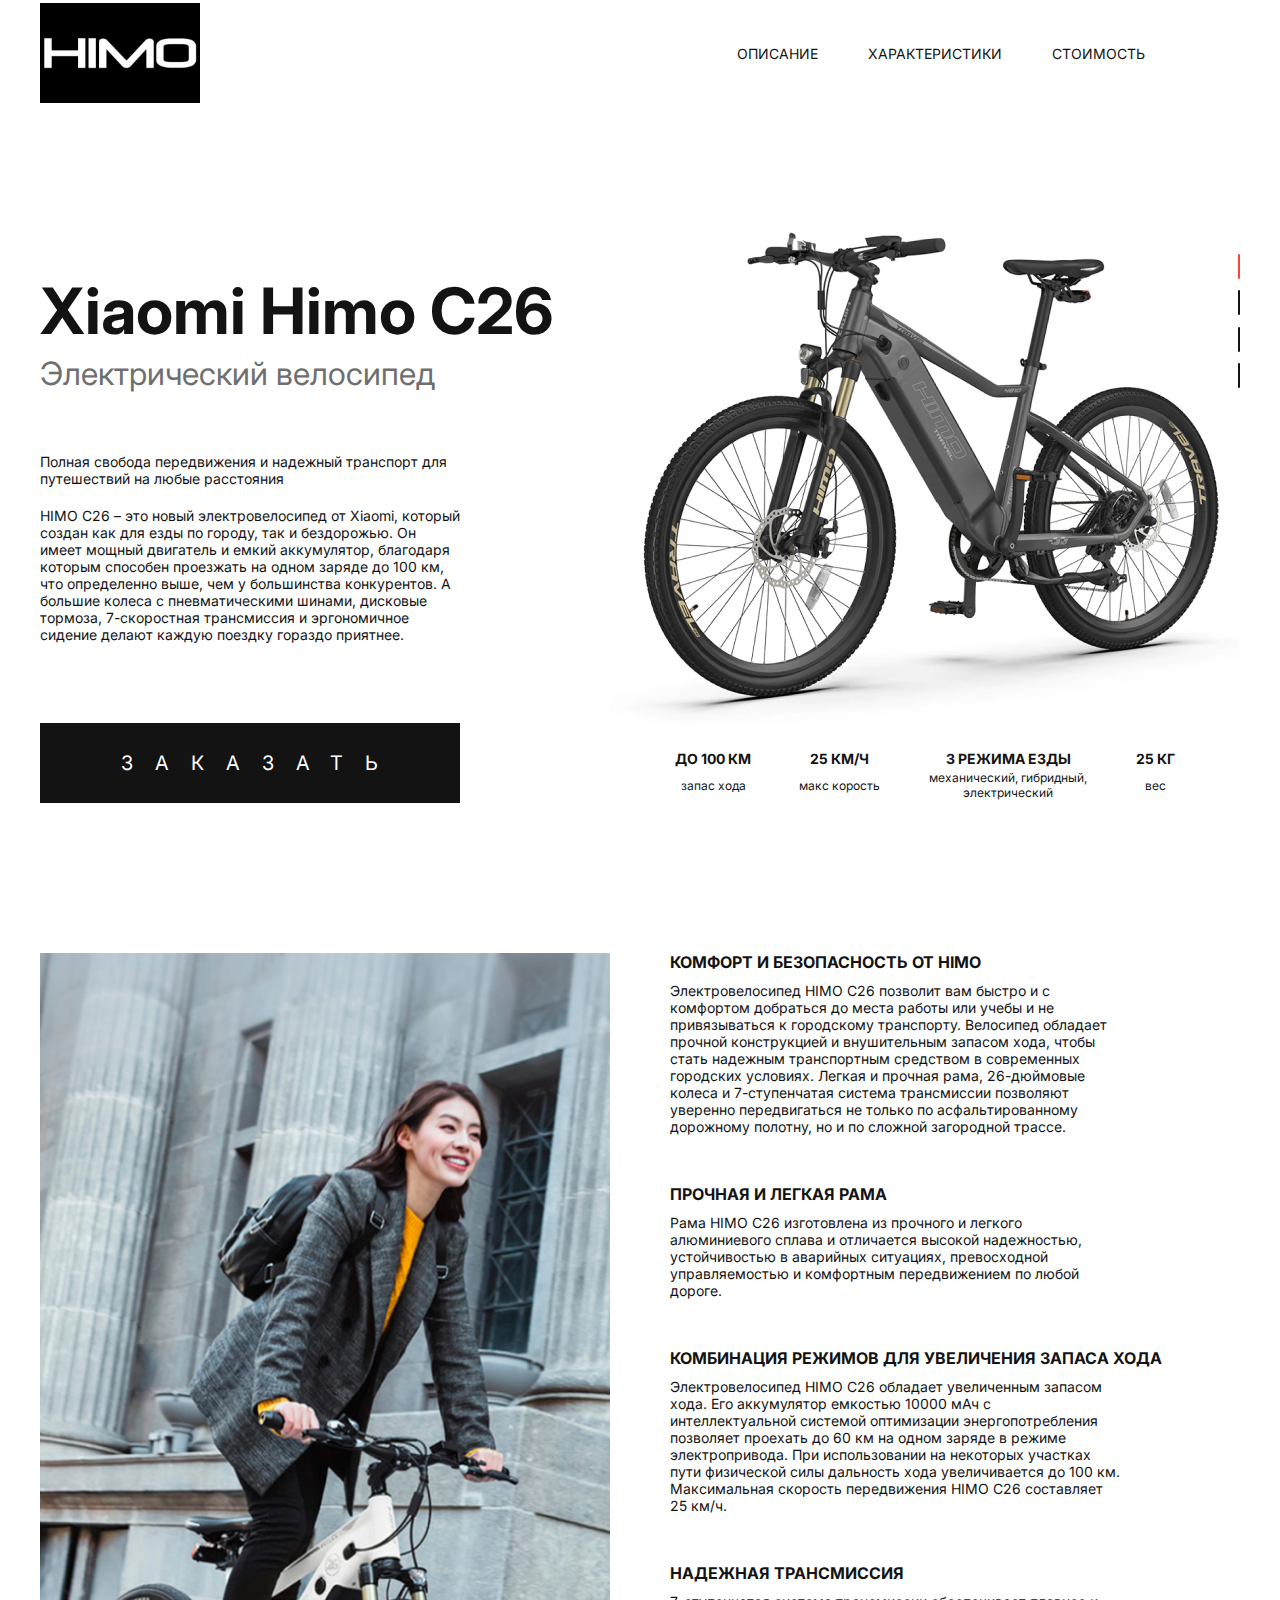
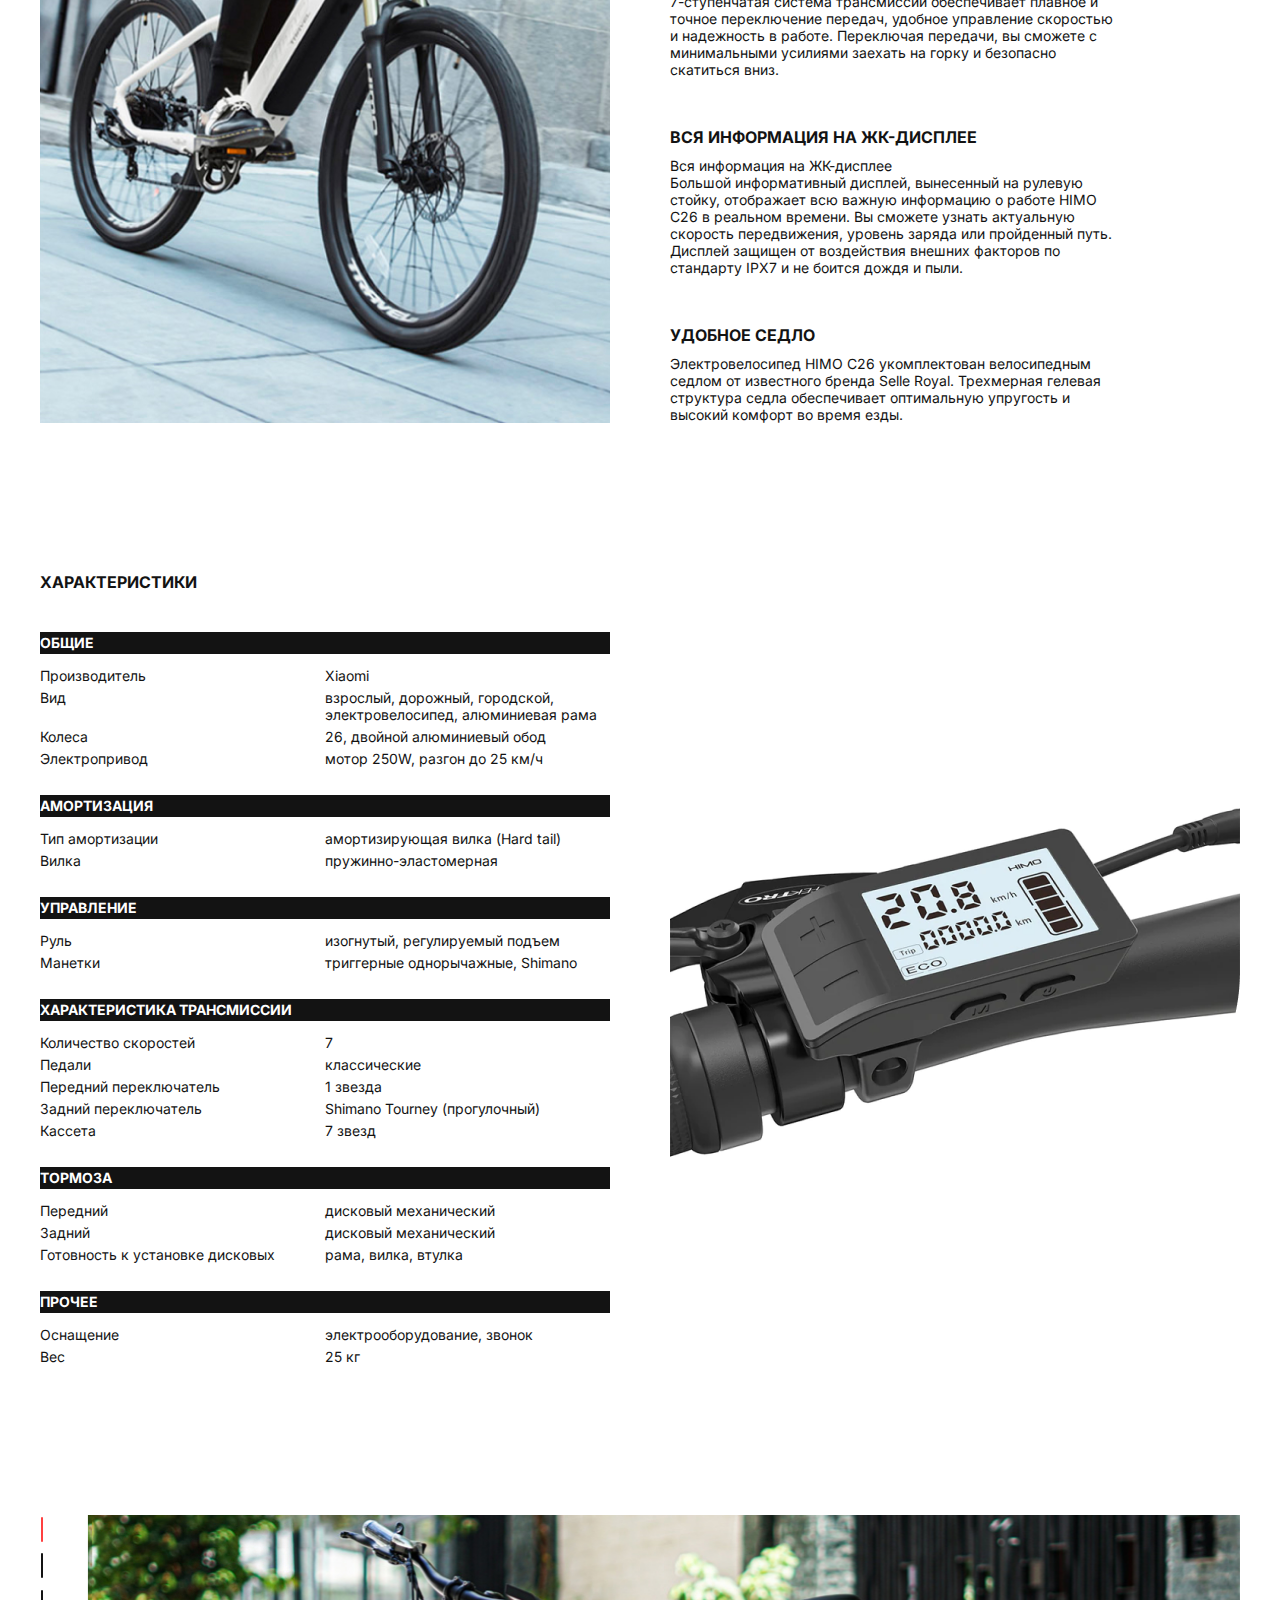
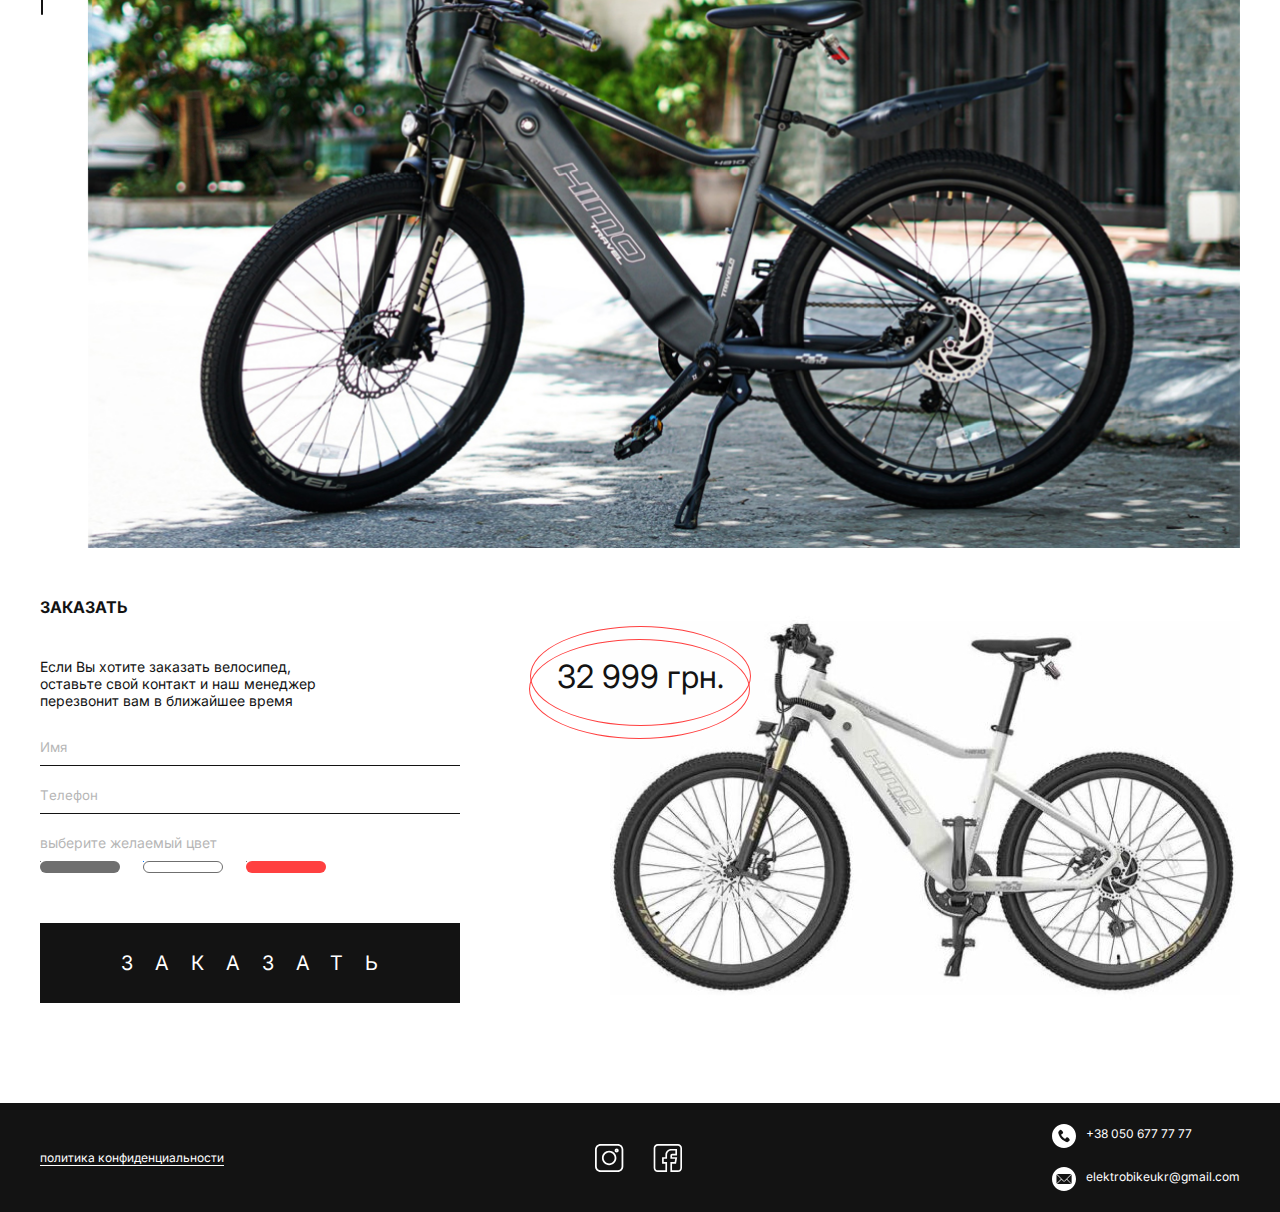
<file: himo/index.html>
<!DOCTYPE html>
<html lang="ru">
<head>
  <meta charset="UTF-8">
  <meta http-equiv="X-UA-Compatible" content="IE=edge">
  <meta name="viewport" content="width=device-width, initial-scale=1.0">
  <title>Xiaomi Himo C26</title>
  <link rel="preconnect" href="https://fonts.googleapis.com">
  <link rel="preconnect" href="https://fonts.gstatic.com" crossorigin>
  <link href="https://fonts.googleapis.com/css2?family=Inter:wght@400;700&display=swap" rel="stylesheet">
  <link rel="stylesheet" href="css/slick.css">
  <link rel="stylesheet" href="css/styles.css">
</head>
<body>

  <!-- Header -->
  <header class="header">
    <div class="container">
      <div class="header-wrapper"> 
        <a href="#">
          <img class="logo" src="img/logo.svg" alt="Логотип">
        </a>
        <nav class="header-nav">
          <button class="nav-btn"></button>
          <ul class="header-list">
            <li class="header-item"><a href="#info" class="header-link">Описание</a></li>
            <li class="header-item"><a href="#characteristics" class="header-link">Характеристики</a></li>
            <li class="header-item"><a href="#order" class="header-link">Cтоимость</a></li>
          </ul>
        </nav>
      </div>
    </div>
  </header>
  <main>

    <!-- Hero section -->
    <section class="hero">
      <div class="container">
        <div class="hero-wrapper">
          <div class="hero-content">
            <h1 class="hero-title">Xiaomi Himo C26</h1>
            <h2 class="hero-title2">Электрический велосипед</h2>
            <p class="hero-text">Полная свобода передвижения и надежный транспорт для путешествий на любые расстояния</p>
            <p class="hero-text hero-text2">HIMO C26 – это новый электровелосипед от Xiaomi, который создан как для езды по городу, так и бездорожью. Он имеет мощный двигатель и емкий аккумулятор, благодаря которым способен проезжать на одном заряде до 100 км, что определенно выше, чем у большинства конкурентов. А большие колеса с пневматическими шинами, дисковые тормоза, 7-скоростная трансмиссия и эргономичное сидение делают каждую поездку гораздо приятнее. </p>
            <a class="btn" href="#order">ЗАКАЗАТЬ</a>
          </div>
          <div class="hero-slider">
            <div class="slider-item">
              <img class="slider-img" src="img/hero1.jpg" alt="Велосипед">
              <img class="slider-img" src="img/hero2.jpg" alt="Велосипед">
              <img class="slider-img" src="img/hero3.jpg" alt="Велосипед">
              <img class="slider-img" src="img/hero5.jpg" alt="Велосипед">
            </div>
            <ul class="slider-item-list">
              <li class="slider-list-item">
                <p class="slider-list-text1">до 100 км</p>
                <p class="slider-list-text2">запас хода</p>
              </li>
              <li class="slider-list-item">
                <p class="slider-list-text1">25 км/ч</p>
                <p class="slider-list-text2">макс корость</p>
              </li>
              <li class="slider-list-item">
                <p class="slider-list-text1">3 режима езды</p>
                <p class="slider-list-text2">механический, гибридный, электрический</p>
              </li>
              <li class="slider-list-item">
                <p class="slider-list-text1">25 кг</p>
                <p class="slider-list-text2">вес</p>
              </li>
            </ul>
          </div>
        </div>
      </div>
    </section>

    <!-- Info section -->
    <section class="info" id="info">
      <div class="container">
        <div class="info-wrapper">
          <img class="info-img" src="img/info.jpg" alt="Велосипед">
          <div class="info-text">
            <ul class="info-list">
              <li class="info-list-item">
                <h3 class="info-list-title">Комфорт и безопасность от HIMO</h3>
                <p class="info-list-text">Электровелосипед HIMO C26 позволит вам быстро и с комфортом добраться до места работы или учебы и не привязываться к городскому транспорту. Велосипед обладает прочной конструкцией и внушительным запасом хода, чтобы стать надежным транспортным средством в современных городских условиях. Легкая и прочная рама, 26-дюймовые колеса и 7-ступенчатая система трансмиссии позволяют уверенно передвигаться не только по асфальтированному дорожному полотну, но и по сложной загородной трассе.</p>
              </li>
              <li class="info-list-item">
                <h3 class="info-list-title">Прочная и легкая рама</h3>
                <p class="info-list-text">Рама HIMO C26 изготовлена из прочного и легкого алюминиевого сплава и отличается высокой надежностью, устойчивостью в аварийных ситуациях, превосходной управляемостью и комфортным передвижением по любой дороге.</p>
              </li>
              <li class="info-list-item">
                <h3 class="info-list-title">Комбинация режимов для увеличения запаса хода</h3>
                <p class="info-list-text">Электровелосипед HIMO C26 обладает увеличенным запасом хода. Его аккумулятор емкостью 10000 мАч с интеллектуальной системой оптимизации энергопотребления позволяет проехать до 60 км на одном заряде в режиме электропривода. При использовании на некоторых участках пути физической силы дальность хода увеличивается до 100 км. Максимальная скорость передвижения HIMO C26 составляет 25 км/ч.</p>
              </li>
              <li class="info-list-item">
                <h3 class="info-list-title">Надежная трансмиссия</h3>
                <p class="info-list-text">7-ступенчатая система трансмиссии обеспечивает плавное и точное переключение передач, удобное управление скоростью и надежность в работе. Переключая передачи, вы сможете с минимальными усилиями заехать на горку и безопасно скатиться вниз.</p>
              </li>
              <li class="info-list-item">
                <h3 class="info-list-title">Вся информация на ЖК-дисплее</h3>
                <p class="info-list-text">Вся информация на ЖК-дисплее<br>
                  Большой информативный дисплей, вынесенный на рулевую стойку, отображает всю важную информацию о работе HIMO C26 в реальном времени. Вы сможете узнать актуальную скорость передвижения, уровень заряда или пройденный путь. Дисплей защищен от воздействия внешних факторов по стандарту IPX7 и не боится дождя и пыли.</p>
              </li>
              <li class="info-list-item">
                <h3 class="info-list-title">Удобное седло</h3>
                <p class="info-list-text last-text">Электровелосипед HIMO C26 укомплектован велосипедным седлом от известного бренда Selle Royal. Трехмерная гелевая структура седла обеспечивает оптимальную упругость и высокий комфорт во время езды.</p>
              </li>
            </ul>
          </div>
        </div>
      </div>
    </section>

    <!-- Characteristics section -->
    <section class="characteristics" id="characteristics">
      <div class="container">
        <h2 class="characteristics-title">Характеристики</h2>
        <div class="characteristics-wrapper">
          <div class="characteristics-text">
            <ul class="characteristics-list">
              <li class="list-item-title">
                <p>Общие</p>
              </li>
              <li class="characteristics-info">
                <p class="characteristics-name">Производитель</p>
                <p class="characteristics-descr">Xiaomi</p>
              </li>
              <li class="characteristics-info">
                <p class="characteristics-name">Вид</p>
                <p class="characteristics-descr">взрослый, дорожный, городской, электровелосипед, алюминиевая рама</p>
              </li>
              <li class="characteristics-info">
                <p class="characteristics-name">Колеса</p>
                <p class="characteristics-descr">26, двойной алюминиевый обод</p>
              </li>
              <li class="characteristics-info">
                <p class="characteristics-name">Электропривод</p>
                <p class="characteristics-descr border-none">мотор 250W, разгон до 25 км/ч</p>
              </li>
            </ul>
            <ul class="characteristics-list">
              <li class="list-item-title">
                <p>Амортизация</p>
              </li>
              <li class="characteristics-info">
                <p class="characteristics-name">Тип амортизации</p>
                <p class="characteristics-descr">амортизирующая вилка (Hard tail)</p>
              </li>
              <li class="characteristics-info">
                <p class="characteristics-name">Вилка</p>
                <p class="characteristics-descr border-none">пружинно-эластомерная</p>
              </li>
            </ul>
            <ul class="characteristics-list">
              <li class="list-item-title">
                <p>управление</p>
              </li>
              <li class="characteristics-info">
                <p class="characteristics-name">Руль</p>
                <p class="characteristics-descr">изогнутый, регулируемый подъем</p>
              </li>
              <li class="characteristics-info">
                <p class="characteristics-name">Манетки</p>
                <p class="characteristics-descr border-none">триггерные однорычажные, Shimano</p>
              </li>
            </ul>
            <ul class="characteristics-list">
              <li class="list-item-title">
                <p>характеристика трансмиссии</p>
              </li>
              <li class="characteristics-info">
                <p class="characteristics-name">Количество скоростей</p>
                <p class="characteristics-descr">7</p>
              </li>
              <li class="characteristics-info">
                <p class="characteristics-name">Педали</p>
                <p class="characteristics-descr">классические</p>
              </li>
              <li class="characteristics-info">
                <p class="characteristics-name">Передний переключатель</p>
                <p class="characteristics-descr">1 звезда</p>
              </li>
              <li class="characteristics-info">
                <p class="characteristics-name">Задний переключатель</p>
                <p class="characteristics-descr">Shimano Tourney (прогулочный)</p>
              </li>
              <li class="characteristics-info">
                <p class="characteristics-name">Кассета</p>
                <p class="characteristics-descr border-none">7 звезд</p>
              </li>
            </ul>
            <ul class="characteristics-list">
              <li class="list-item-title">
                <p>тормоза</p>
              </li>
              <li class="characteristics-info">
                <p class="characteristics-name">Передний</p>
                <p class="characteristics-descr">дисковый механический</p>
              </li>
              <li class="characteristics-info">
                <p class="characteristics-name">Задний</p>
                <p class="characteristics-descr">дисковый механический</p>
              </li>
              <li class="characteristics-info">
                <p class="characteristics-name">Готовность к установке дисковых</p>
                <p class="characteristics-descr border-none">рама, вилка, втулка </p>
              </li>
            </ul>
            <ul class="characteristics-list">
              <li class="list-item-title">
                <p>прочее</p>
              </li>
              <li class="characteristics-info">
                <p class="characteristics-name">Оснащение</p>
                <p class="characteristics-descr">электрооборудование, звонок</p>
              </li>
              <li class="characteristics-info">
                <p class="characteristics-name">Вес</p>
                <p class="characteristics-descr">25 кг</p>
              </li>
            </ul>
          </div>
          <img class="characteristics-img" src="img/characteristic.png" alt="">
        </div>
      </div>
    </section>

    <!-- Slider -->
    <div class="slider">
      <div class="container">
        <div class="slider-content">
          <div class="slider-item2">
            <img class="slider-img2" src="img/slider1.jpg" alt="Велосипед">
          </div>
          <div class="slider-item2">
            <img class="slider-img2" src="img/slider2.jpg" alt="Велосипед">
          </div>
          <div class="slider-item2">
            <img class="slider-img2" src="img/slider3.jpg" alt="Велосипед">
          </div>
        </div>
      </div>
    </div>

    <!-- Order section -->
    <section class="order" id="order">
      <div class="container">
        <div class="order-wrapper">
          <h2 class="order-title">Заказать</h2>
          <p class="order-text">Если Вы хотите заказать велосипед, оставьте свой контакт и наш менеджер перезвонит вам в ближайшее время</p>
          <form class="form" action="#">
            <label class="name-label" for="name"><input type="text" id="name" name="name" required placeholder="Имя"></label>
            <label class="tel-label" for="tel"><input type="tel" id="tel" name="tel" required placeholder="Tелефон"></label>
            <p class="form-text">выберите желаемый цвет</p>
            <div class="color">
              <label class="color-label">
                <input class="input-radio" type="radio" name="radio">
                <div class="form-bike">
                  <img class="form-bike-img" src="img/form1.jpg" alt="Велосипед">
                  <p class="price"><span class="price-span">32 499 грн.</span></p>
                </div>
                <div class="form-radio-style form-radio-style-grey"></div>
              </label>
              <label class="color-label">
                <input class="input-radio" type="radio" name="radio" checked>
                <div class="form-bike">
                  <img class="form-bike-img" src="img/form2.jpg" alt="Велосипед">
                  <p class="price"><span class="price-span">32 999 грн.</span></p>
                </div>
                <div class="form-radio-style form-radio-style-white"></div>
              </label>
              <label class="color-label">
                <input class="input-radio" type="radio" name="radio">
                <div class="form-bike">
                  <img class="form-bike-img" src="img/form3.jpg" alt="Велосипед">
                  <p class="price"><span class="price-span">33 499 грн.</span></p>
                </div>
                <div class="form-radio-style form-radio-style-red"></div>
              </label>
            </div>
            <input class="footer-btn btn" type="submit" value="ЗАКАЗАТЬ">
          </form>
        </div>
      </div>
    </section>
  </main>

  <!-- Footer -->
  <footer class="footer">
    <div class="container">
      <div class="footer-wrapper">
        <a class="politics" href="#">Политика конфиденциальности</a>
        <ul class="social-list">
          <li class="social-item"><a class="social-item-link" href="#"><img src="img/inst.svg" alt="Инстаграм"></a></li>
          <li class="social-item"><a class="social-item-link" href="#"><img src="img/facebook.svg" alt="Фейсбук"></a></li>
        </ul>
        <address>
          <ul class="address-list">
            <li class="addres-item"><a class="addres-link" href="tel:+380506777777"><img class="addres-img" src="img/tel.svg" alt="Телефон">+38 050 677 77 77</a></li>
            <li class="addres-item"><a class="addres-link" href="email:elektrobikeukr@gmail.com"><img class="addres-img" src="img/mail.svg" alt="Мейл">elektrobikeukr@gmail.com</a></li>
          </ul>
        </address>
      </div>
    </div>
  </footer>
  <script src="https://ajax.googleapis.com/ajax/libs/jquery/3.6.3/jquery.min.js"></script>
  <script src="js/slick.min.js"></script>
  <script src="js/main.js"></script>
</body>
</html>
</file>
<file: himo/css/styles.css>
/* Обнулення */
* {
  padding: 0;
  margin: 0;
  border: 0;
}

*, *:before, *:after {
  -moz-box-sizing: border-box;
  -webkit-box-sizing: border-box;
  box-sizing: border-box;
}

/* html {
  scroll-behavior: smooth; Плавність скролу, або робимо це через js для великих сайтів щоб не змінювався url
} */

:focus, :active {
  outline: none;
}

a:focus, a:active {
  outline: none;
}

/* nav, footer, header, aside {
  display: block;
} */

html, body {
  /* height: 100%; */
  width: 100%;
  font-size: 100%;
  line-height: 1;
  font-size: 14px;
  -ms-text-size-adjust: 100%;
  -moz-text-size-adjust: 100%;
  -webkit-text-size-adjust: 100%;
}

input, button, textarea {
  font-family: inherit;
}

input::-ms-clear {
  display: none;
}

button {
  cursor: pointer;
}

button::-moz-focus-inner {
  padding: 0;
  border: 0;
}

a, a:visited {
  text-decoration: none;
}

a:hover {
  text-decoration: none;
}

ul li {
  list-style: none;
}

img {
  vertical-align: top;
}

h1, h2, h3, h4, h5, h6 {
  font-size: inherit;
  font-weight: inherit;
}

/* Загальні стилі */

body {
  font-family: 'Inter', sans-serif;
  font-style: normal;
  font-weight: 400;
  font-size: 14px;
  line-height: 17px; 
  color: #131313;
}

/* Header */
.container {
  max-width: 1230px;
  margin: 0 auto;
  padding: 0 15px;
}

.header-wrapper {
  display: flex;
  justify-content: space-between;
  align-items: center;
  margin-top: 3px;
}

.nav-btn {
  display: none;
}

.header-list {
  display: flex;
  margin-right: 75px;
}

.header-item + .header-item {
  margin-left: 12px; /* в усіх крім першого .header-item буде лівитй відступ 12px*/
}

.header-link {
  text-transform: uppercase;
  color: #131313;
  padding: 42px 20px 42px 18px;
  transition: all .3s;
}

.header-link:hover {
  color: #ffffff;
  background-color: #131313;
}


/* Hero section */

.hero {
  padding: 97px 0 75px;
}

.hero-wrapper {
  display: flex;
}

.hero-content {
  width: 47.5%;
}

.hero-title {
  font-weight: 700;
  font-size: 64px;
  line-height: 77px;
  margin: 72px 0 5px;
}

.hero-title2 {
  font-size: 32px;
  line-height: 39px;
  color: #6F6F6F;
  margin-bottom: 60px;
}

.hero-text {
  max-width: 420px;
}

.hero-text + .hero-text {
  margin-top: 20px;
}

.hero-text2 {
  margin-bottom: 108px;
}

.btn {
  font-size: 20px;
  line-height: 24px;
  letter-spacing: 1.1em;
  text-transform: uppercase;
  color: #ffffff;
  background-color: #131313;
  padding: 28px 60px 28px 81px;
  cursor: pointer;
}

.btn:hover {
  background-color: #ff4040;
  transition: all .3s;
}

.hero-slider {
  width: 52.5%;
  margin-left: 30px;
}

.hero-slider .slick-dots {
  right: 0;
  top: 52px;
}

.slick-dots {
  position: absolute;
}

.slick-dots li + li {
  padding-top: 10px;
}

.slick-dots button {
  font-size: 0;
  width: 2px;
  height: 25px;
  background: #131313;
  border-radius: 7px;
  transition: all .3s;
}

.slick-dots button:hover, 
.slick-active button {
  background-color: #ff4040;
}

.slider-item-list {
  max-width: 500px;
  display: flex;
  justify-content: space-between;
  text-align: center;
  margin: 25px auto 0;
}

.slider-list-item {
  max-width: 160px;
  display: flex;
  flex-direction: column;
  min-height: 53px;
}

.slider-list-text1 {
  font-weight: 700;
  text-transform: uppercase;
}

.slider-list-text2 {
  font-size: 12px;
  line-height: 15px;
  text-transform: lowercase;
  margin: auto 0;
}




/* Info section */

.info {
  padding: 75px 0;
}

.info-wrapper {
  display: flex;
}

.info-img {
  /* flex-basis: 570px; */
  object-fit: cover;
}

.info-text {
  margin-left: 60px;
}

.info-list-title {
  font-weight: 700;
  font-size: 16px;
  line-height: 19px;
  text-transform: uppercase;
  margin-bottom: 10px;
}

.info-list-text {
  margin-bottom: 50px;
  max-width: 450px;
}

.last-text {
  margin-bottom: 0;
}

/* Characteristics section */

.characteristics {
  padding: 75px 0;
}

.characteristics-title {
  font-weight: 700;
  font-size: 16px;
  line-height: 19px;
  text-transform: uppercase;
  margin-bottom: 40px;  
}

.characteristics-wrapper {
  display: flex;
}

.characteristics-text {
  width: 50%; /* or flex-basis: 570px;*/
  margin-right: 60px;
}

.characteristics-list + .characteristics-list {
  margin-top: 28px;
}

.list-item-title {
  font-weight: 700;
  text-transform: uppercase;
  color: #ffffff;
  background-color: #131313;
  padding: 2px 0 3px;
  margin-bottom: 8px;
}

.characteristics-info {
  display: flex;
  padding-top: 5px;
}

.characteristics-name {
  flex-basis: 285px;
  padding-right: 20px;
}

.characteristics-descr {
  flex-basis: 285px;
}

.characteristics-img {
  width: 50%;
  margin-top: -57px;
  align-self: center;
}


/* Slider */

.slider {
  padding: 75px 0 50px;
}

.slider-content .slick-dots {
  padding: 0 1px;
}

.slider-item2 {
  padding-left: 48px;
 
}
.slider-img2 {
width: 100%;
}

.slider-content .slick-dots {
  top: 0;
  left: 0;
}

/* Order section */

.order {
  margin-bottom: 100px;
}

.order-wrapper {
  position: relative;
}

.order-title {
  font-weight: 700;
  font-size: 16px;
  line-height: 19px;
  text-transform: uppercase;
  margin-bottom: 41px;
}

.order-text {
  max-width: 298px;
  margin-bottom: 29px;
}

.form {
  max-width: 420px;
}

#name,
#tel {
  width: 100%;
  border-bottom: 1px solid #131313;
  padding-bottom: 10px;
  margin-bottom: 20px;
}

#name::placeholder,
#tel::placeholder,
.form-text {
  color: #6f6f6f;
  opacity: 0.5;
}

.form-text {
  margin-bottom: 10px;
}

.color {
  display: flex;
  margin-bottom: 50px;
}

.color-label + .color-label {
  margin-left: 23px;
}

.input-radio {
  position: absolute;
  width: 1px;
  height: 1px;
  overflow: hidden;
  clip: rect(0 0 0);
}

.input-radio:checked + .form-bike {
  display: block;
}

.form-bike {
  display: none;
  position: absolute;
  right: 0;
  top: 0;
}

.price {
  font-size: 32px;
  line-height: 100px;
  width: 221px;
  height: 100px;
  position: absolute;
  top: 28px;
  right: 489px;
  text-align: center;
  border: 1px solid #ff4040;
  border-radius: 50%;
}

.price::after {
  content: "";
  width: 221px;
  height: 100px;
  position: absolute;
  top: 12px;
  right: 0px;
  border: 1px solid #ff4040;
  border-radius: 50%;
}

.form-radio-style {
  width: 80px;
  height: 12px;
  border-radius: 30px;
  cursor: pointer;
}

.form-radio-style-grey {
  background-color: #6f6f6f;
}

.form-radio-style-white {
  background-color: #ffffff;
  border: 1px solid #6f6f6f;
}

.form-radio-style-red {
  background-color: #ff4040;
}



/* Footer */

.footer {
  background-color: #131313;
  padding: 21px 0;
}

.footer-wrapper {
  display: flex;
  justify-content: space-between;
  align-items: center;
}

.politics,
.addres-link {
  font-size: 12px;
  line-height: 15px;
  color: #ffffff;
  text-transform: lowercase;
}

.politics {
  border-bottom: 1px solid #ffffff;
}

.social-item + .social-item {
  padding-left: 29px;
}

.social-list {
  display: flex;
}

.addres-item + .addres-item {
   margin-top: 19px;
}

.addres-link {
  font-style: normal;
}
.addres-img {
    margin-right: 10px;
}


/* Адаптація */

@media (max-width: 1253px) {
  .hero-title {
    margin: 0 0 5px;
  }
  .hero-slider {
    margin-left: 30px;
  }
}

@media (max-width: 1120px) {
  .form-bike {
    top: 72px;
  }
  .form-bike-img {
    max-width: 500px;
  }
  .price {
    top: -49px;
    right: 386px;
  }
}

@media (max-width: 1070px) {
  .info-img {
    display: none;
  }
  .info-text {
    width: 100%;
    margin: 0 90px;
  }
  .info-list-text {
    min-width: 100%;
    font-size: 16px;
    line-height: 19px;
  }
  .info-list-title {
    font-size: 18px;
    line-height: 21px;
  }
}
@media (max-width: 985px) {
  .form-bike-img {
    max-width: 430px;
  }
  .price {
    top: -42px;
    right: 343px;
  }
}

@media (max-width: 975px) {
  .hero-wrapper {
    flex-wrap: wrap;
    justify-content: center;
  }
  .hero-content {
    width: 100%;
    text-align: center;
  }
  .hero-text {
    max-width: 100%;
    font-size: 16px;
    line-height: 19px;

  }
  .hero-slider {
    width: 90%;
    margin: 60px 0 0;
  }
  .slider-item-list {
    max-width: 100%;
  }
}


@media (max-width: 950px) {
  .header-list {
    margin-right: 0;
  }
  .characteristics-wrapper {
    flex-wrap: wrap;
    justify-content: center;
  }
  .characteristics-title {
    font-size: 22px;
    text-align: center;
  }
  .characteristics-text {
    width: 100%;
    margin-right: 0;
  }
.characteristics-name,
.characteristics-descr {
  flex-basis: 50%;
  }
  .characteristics-img {
    width: 80%;
    order: -1;
    margin-top: -37px;
  }
  .slider-item2 {
    padding-left: 25px;
  }
}


@media (max-width: 916px) {
  .order-title,
  .order-text,
  .form-text {
    text-align: center;
  }
  .order-text,
  .form,
  .form-bike-img {
    max-width: 100%;
  }
  .name-label,
  .tel-label {
    padding: 0 150px;
    display: block;
  }
  .color {
    justify-content: space-evenly;
    margin-bottom: 446px;
  }
  .form-bike {
    top: 280px;
    left: 0;
  }
  .price {
    top: 33px;
    right: 0;
  }
  .footer-btn {
    display: block;
    margin: 0 auto;
  }
}


@media (max-width: 750px) {
  .nav-btn {
    display: block;
    width: 45px;
    height: 30px;
    background-color: transparent;
    border-top: 3px solid #131313;
    border-bottom: 3px solid #131313;
    position: relative;
    cursor: pointer;
  }
  .nav-btn::before {
    content: "";
    width: 45px;
    height: 3px;
    background-color: #131313;
    position: absolute;
    top: 11px;
    right: 0;
  }
  .header-list {
    display: block;
    background-color: #131313;
    text-align: center;
    position: absolute;
    top: 106px;
    left: 15px;
    right: 15px;
    transform: translateX(-750px);
    transition: all .5s;
  }
  .header-list-active {
    transform: translateX(0);
  }
  .header-link {
    display: block;
    color: #ffffff;
    padding: 15px 15px;
    margin: 50px 0;
  }
  .hero {
    padding: 50px 0 0;
  }
  .hero-text2 {
    margin-bottom: 70px;
  }
  .info {
    padding: 75px 0 0;
  }
  .info-text {
    margin: 0;
  }
  .slider {
    padding: 0 0 50px;
  }
 .order {
    margin-bottom: 50px;
  } 
  .name-label,
  .tel-label {
    padding: 0 80px;
  }
  .color {
    margin-bottom: 393px;
  }
  .form-bike-img {
    max-width: 80%;
  }
  .price {
    top: 0;
  }
}

@media (max-width: 700px) {
  .color {
    margin-bottom: 368px;
  }
}


@media (max-width: 650px) {
  .slider-item-list {
    flex-wrap: wrap;
    justify-content: space-around;
    margin: 0;
  }
  .slider-list-item {
    min-width: 50%;
    padding: 15px 20px;
  }
  .characteristics-img {
    width: 100%;
  }
  .footer-wrapper {
    display: block;
    position: relative;
  }
  .politics {
    margin-bottom: 20px;
  }
  .social-list {
    margin-top: 20px;
  }
  .address-list {
    position: absolute;
    top: 0;
    right: 0;
  }
}

@media (max-width: 600px) {
  .color {
    margin-bottom: 337px;
  }
  .name-label,
  .tel-label {
    padding: 0;
  }
  .form-bike {
    top: 300px;
    text-align: center;
  }
  .form-bike-img {
    width: 100%;
  }
  .price {
    width: 100%;
    left: 0;
    top: -58px;
    font-size: 25px;
    border: none;
    margin-top: 30px;
    line-height: 50px;
  }
  .price::after {
    display: none;
  }
}


@media (max-width: 540px) {
  .color {
    margin-bottom: 305px;
  }
}


@media (max-width: 490px) {
  .hero-title2 {
    margin-bottom: 40px;
  }
  .hero-text2 {
    margin-bottom: 60px;
  }
  .btn {
    letter-spacing: 0.6em;
    padding: 20px 20px 20px 41px;
  }
  .hero-slider {
    width: 100%;
  }
  .info-list-text {
    margin-bottom: 30px;
  }
  .slider {
    display: none;
  }
  .footer-wrapper {
    text-align: center;
  }
  .social-list {
  justify-content: center;
    margin: 20px auto;
  }
  .address-list {
  position: inherit;
  }
}

@media (max-width: 472px) {
  .hero {
  padding: 25px 0 0;
  }
  .hero-title {
    font-size: 45px;
    line-height: 60px;
  }
  .hero-title2 {
    font-size: 25px;
  }
  .hero-slider {
    margin: 28px 0 0;
  }
  .info {
    padding: 35px 0 0;
  }
  .characteristics {
    padding: 30px 0;
  }
  .characteristics-title {
    font-size: 19px;
  }
  .color {
    margin-bottom: 328px;
  }
  .form-bike-img {
    max-width: 100%;
  }
}

@media (max-width: 400px) {
  .form-bike {
    top: 345px;
  }
}


@media (max-width: 385px) {
  .slider-list-item {
    min-width: 100%;
  }
  .characteristics-title {
    font-size: 18px;
  }
  .characteristics-text {
    text-align: center;
  }
  .list-item-title {
    font-size: 15px;
    padding: 4px 0;
  }
  .characteristics-info {
    padding-top: 10px;
    display: block;
  }
  .characteristics-name {
    font-weight: 500;
    font-size: 18px;
    padding: 5px 0;
  }
  .characteristics-descr {
    font-size: 18px;
    color: #6f6f6f;
    border-bottom: 2px solid #e0dede;
    padding-bottom: 10px;
  }
  .border-none {
    border-bottom: none;
  }
}


@media (max-width: 350px) {
  .color {
    margin-bottom: 280px;
  }
}
</file>
